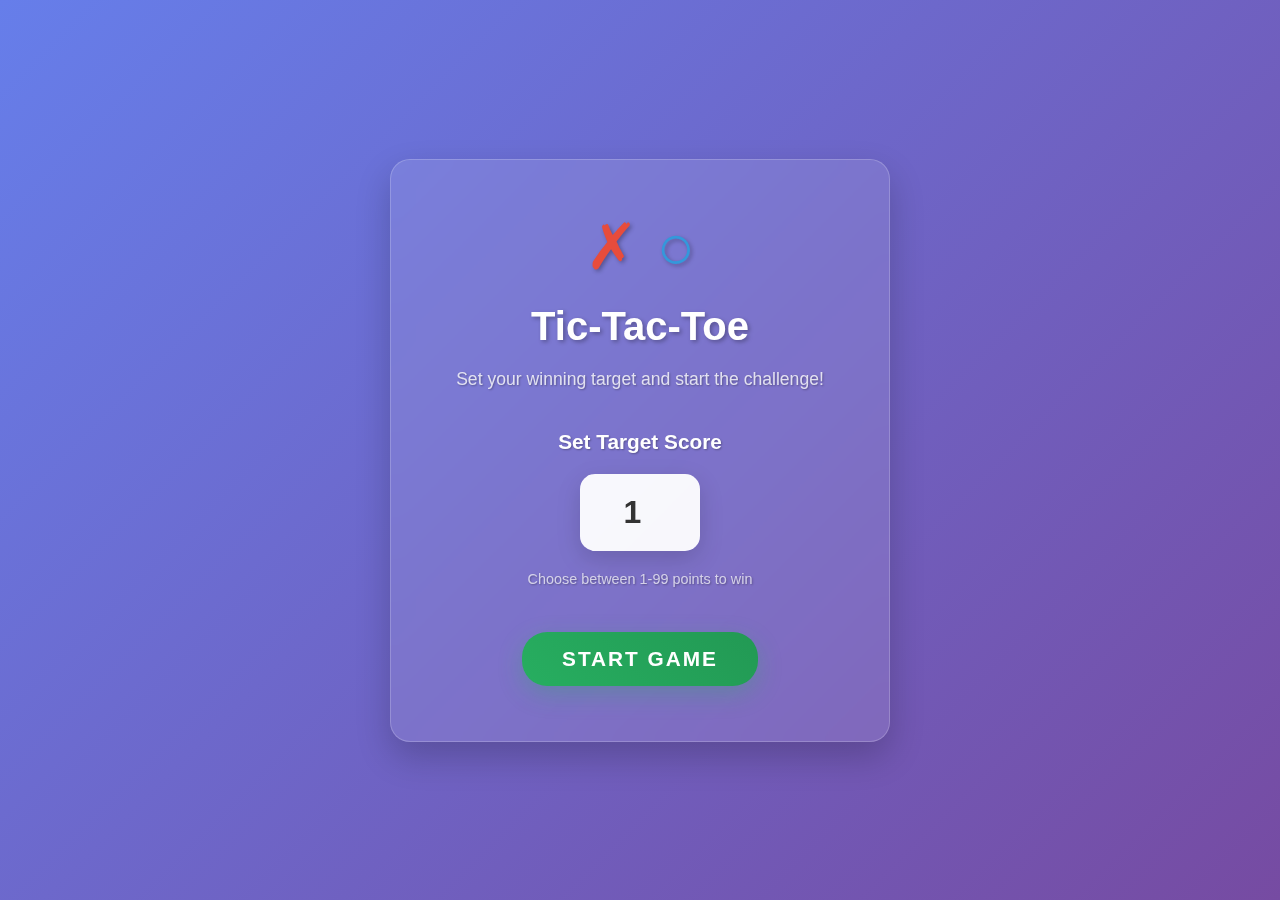
<file: index.html>
<!DOCTYPE html>
<html lang="en">
<head>
    <meta charset="UTF-8">
    <meta name="viewport" content="width=device-width, initial-scale=1.0">
    <title>Tic-Tac-Toe Game</title>
    <style>
        * {
            margin: 0;
            padding: 0;
            box-sizing: border-box;
        }

        body {
            font-family: 'Arial', sans-serif;
            background: linear-gradient(135deg, #667eea 0%, #764ba2 100%);
            min-height: 100vh;
            display: flex;
            justify-content: center;
            align-items: center;
            padding: 20px;
        }

        .setup-screen {
            text-align: center;
            background: rgba(255, 255, 255, 0.1);
            backdrop-filter: blur(10px);
            border-radius: 20px;
            padding: 50px 40px;
            box-shadow: 0 15px 35px rgba(0, 0, 0, 0.2);
            border: 1px solid rgba(255, 255, 255, 0.2);
            max-width: 500px;
            width: 100%;
            animation: fadeInUp 0.8s ease;
        }

        .game-screen {
            display: none;
            text-align: center;
            background: rgba(255, 255, 255, 0.1);
            backdrop-filter: blur(10px);
            border-radius: 20px;
            padding: 30px;
            box-shadow: 0 15px 35px rgba(0, 0, 0, 0.2);
            border: 1px solid rgba(255, 255, 255, 0.2);
            max-width: 600px;
            width: 100%;
            animation: fadeInUp 0.8s ease;
        }

        @keyframes fadeInUp {
            from {
                opacity: 0;
                transform: translateY(30px);
            }
            to {
                opacity: 1;
                transform: translateY(0);
            }
        }

        h1 {
            color: white;
            font-size: 2.5rem;
            margin-bottom: 20px;
            text-shadow: 2px 2px 4px rgba(0, 0, 0, 0.3);
            animation: glow 2s ease-in-out infinite alternate;
        }

        @keyframes glow {
            from { 
                text-shadow: 2px 2px 4px rgba(0, 0, 0, 0.3), 0 0 10px rgba(255, 255, 255, 0.2); 
            }
            to { 
                text-shadow: 2px 2px 4px rgba(0, 0, 0, 0.3), 0 0 20px rgba(255, 255, 255, 0.4); 
            }
        }

        .subtitle {
            color: rgba(255, 255, 255, 0.8);
            font-size: 1.1rem;
            margin-bottom: 40px;
            text-shadow: 1px 1px 2px rgba(0, 0, 0, 0.3);
        }

        .target-setup {
            margin-bottom: 40px;
        }

        .target-label {
            display: block;
            font-size: 1.3rem;
            margin-bottom: 20px;
            color: white;
            text-shadow: 1px 1px 2px rgba(0, 0, 0, 0.3);
            font-weight: bold;
        }

        .target-input {
            width: 120px;
            padding: 20px;
            font-size: 2rem;
            text-align: center;
            border: none;
            border-radius: 15px;
            background: rgba(255, 255, 255, 0.95);
            box-shadow: 0 8px 25px rgba(0, 0, 0, 0.15);
            font-weight: bold;
            color: #333;
            transition: all 0.3s ease;
            margin-bottom: 20px;
        }

        .target-input:focus {
            outline: none;
            box-shadow: 0 8px 30px rgba(255, 255, 255, 0.3), 0 0 0 3px rgba(255, 255, 255, 0.3);
            transform: scale(1.05);
            background: rgba(255, 255, 255, 1);
        }

        .input-helper {
            color: rgba(255, 255, 255, 0.7);
            font-size: 0.9rem;
            margin-bottom: 20px;
            text-shadow: 1px 1px 2px rgba(0, 0, 0, 0.3);
        }

        .game-info {
            margin-bottom: 20px;
        }

        .current-player {
            color: white;
            font-size: 1.3rem;
            margin-bottom: 15px;
            font-weight: bold;
            text-shadow: 1px 1px 2px rgba(0, 0, 0, 0.3);
        }

        .target-display {
            color: rgba(255, 255, 255, 0.9);
            font-size: 1.1rem;
            margin-bottom: 15px;
            background: rgba(255, 255, 255, 0.1);
            padding: 10px 20px;
            border-radius: 20px;
            display: inline-block;
            border: 1px solid rgba(255, 255, 255, 0.2);
        }

        .score {
            display: flex;
            justify-content: space-around;
            margin-bottom: 20px;
            color: white;
            gap: 15px;
        }

        .score-item {
            text-align: center;
            background: rgba(255, 255, 255, 0.1);
            padding: 15px;
            border-radius: 10px;
            backdrop-filter: blur(5px);
            min-width: 100px;
            border: 1px solid rgba(255, 255, 255, 0.2);
            transition: transform 0.3s ease, background 0.3s ease;
        }

        .score-item:hover {
            transform: translateY(-2px);
            background: rgba(255, 255, 255, 0.2);
        }

        .score-item.player-x {
            border-left: 4px solid #e74c3c;
        }

        .score-item.player-o {
            border-left: 4px solid #3498db;
        }

        .score-item.draws {
            border-left: 4px solid #f39c12;
        }

        .score-label {
            font-size: 0.9rem;
            margin-bottom: 5px;
            opacity: 0.8;
            text-transform: uppercase;
            letter-spacing: 1px;
        }

        .score-value {
            font-size: 1.5rem;
            font-weight: bold;
            text-shadow: 1px 1px 2px rgba(0, 0, 0, 0.3);
        }

        .board {
            display: grid;
            grid-template-columns: repeat(3, 1fr);
            gap: 12px;
            max-width: 450px;
            margin: 0 auto 30px;
            background: rgba(255, 255, 255, 0.1);
            padding: 20px;
            border-radius: 15px;
            backdrop-filter: blur(5px);
            border: 1px solid rgba(255, 255, 255, 0.2);
        }

        .cell {
            aspect-ratio: 1;
            display: flex;
            justify-content: center;
            align-items: center;
            font-size: 3rem;
            font-weight: bold;
            background: rgba(255, 255, 255, 0.9);
            border: none;
            border-radius: 12px;
            cursor: pointer;
            transition: all 0.3s ease;
            box-shadow: 0 4px 15px rgba(0, 0, 0, 0.1);
            position: relative;
            overflow: hidden;
            user-select: none;
        }

        .cell:hover {
            transform: translateY(-5px);
            box-shadow: 0 8px 25px rgba(0, 0, 0, 0.2);
            background: rgba(255, 255, 255, 1);
        }

        .cell.x {
            color: #e74c3c;
            background: linear-gradient(45deg, rgba(231, 76, 60, 0.1), rgba(255, 255, 255, 0.9));
            animation: popIn 0.5s ease;
        }

        .cell.o {
            color: #3498db;
            background: linear-gradient(45deg, rgba(52, 152, 219, 0.1), rgba(255, 255, 255, 0.9));
            animation: popIn 0.5s ease;
        }

        @keyframes popIn {
            0% {
                transform: scale(0) rotate(180deg);
                opacity: 0;
            }
            50% {
                transform: scale(1.2) rotate(90deg);
            }
            100% {
                transform: scale(1) rotate(0deg);
                opacity: 1;
            }
        }

        .cell.winning {
            background: linear-gradient(45deg, #f1c40f, #f39c12) !important;
            animation: winPulse 1s ease-in-out infinite;
            color: white !important;
            text-shadow: 2px 2px 4px rgba(0, 0, 0, 0.5);
        }

        @keyframes winPulse {
            0%, 100% { 
                transform: scale(1); 
                box-shadow: 0 0 20px rgba(241, 196, 15, 0.5);
            }
            50% { 
                transform: scale(1.05); 
                box-shadow: 0 0 30px rgba(241, 196, 15, 0.8);
            }
        }

        .btn {
            padding: 15px 40px;
            font-size: 1.3rem;
            font-weight: bold;
            border: none;
            border-radius: 25px;
            cursor: pointer;
            transition: all 0.3s ease;
            text-transform: uppercase;
            letter-spacing: 2px;
            position: relative;
            overflow: hidden;
            margin: 5px;
        }

        .btn::before {
            content: '';
            position: absolute;
            top: 0;
            left: -100%;
            width: 100%;
            height: 100%;
            background: linear-gradient(90deg, transparent, rgba(255, 255, 255, 0.2), transparent);
            transition: left 0.5s;
        }

        .btn:hover::before {
            left: 100%;
        }

        .btn-primary {
            background: linear-gradient(45deg, #3498db, #2980b9);
            color: white;
            box-shadow: 0 8px 25px rgba(52, 152, 219, 0.3);
        }

        .btn-primary:hover {
            transform: translateY(-3px);
            box-shadow: 0 12px 35px rgba(52, 152, 219, 0.4);
            background: linear-gradient(45deg, #2980b9, #1f618d);
        }

        .btn-success {
            background: linear-gradient(45deg, #27ae60, #229954);
            color: white;
            box-shadow: 0 8px 25px rgba(39, 174, 96, 0.3);
        }

        .btn-success:hover {
            transform: translateY(-3px);
            box-shadow: 0 12px 35px rgba(39, 174, 96, 0.4);
            background: linear-gradient(45deg, #229954, #1e8449);
        }

        .btn-secondary {
            background: linear-gradient(45deg, #95a5a6, #7f8c8d);
            color: white;
            box-shadow: 0 8px 25px rgba(149, 165, 166, 0.3);
        }

        .btn-secondary:hover {
            transform: translateY(-3px);
            box-shadow: 0 12px 35px rgba(149, 165, 166, 0.4);
            background: linear-gradient(45deg, #7f8c8d, #646f70);
        }

        .controls {
            display: flex;
            gap: 15px;
            justify-content: center;
            flex-wrap: wrap;
        }

        .game-over {
            position: fixed;
            top: 0;
            left: 0;
            width: 100%;
            height: 100%;
            background: rgba(0, 0, 0, 0.8);
            display: flex;
            justify-content: center;
            align-items: center;
            z-index: 1000;
            opacity: 0;
            visibility: hidden;
            transition: all 0.3s ease;
        }

        .game-over.show {
            opacity: 1;
            visibility: visible;
        }

        .game-over-content {
            background: linear-gradient(135deg, #667eea 0%, #764ba2 100%);
            padding: 40px;
            border-radius: 20px;
            text-align: center;
            box-shadow: 0 20px 40px rgba(0, 0, 0, 0.3);
            transform: scale(0.8);
            transition: transform 0.3s ease;
            border: 1px solid rgba(255, 255, 255, 0.2);
            backdrop-filter: blur(10px);
        }

        .game-over.show .game-over-content {
            transform: scale(1);
            animation: modalBounce 0.5s ease;
        }

        @keyframes modalBounce {
            0% { transform: scale(0.3); }
            50% { transform: scale(1.05); }
            70% { transform: scale(0.9); }
            100% { transform: scale(1); }
        }

        .game-over h2 {
            font-size: 2rem;
            margin-bottom: 20px;
            color: white;
            text-shadow: 2px 2px 4px rgba(0, 0, 0, 0.3);
        }

        .game-icon {
            font-size: 4rem;
            margin-bottom: 20px;
            display: block;
        }

        .icon-x {
            color: #e74c3c;
            text-shadow: 2px 2px 4px rgba(0, 0, 0, 0.3);
            animation: bounceX 2s ease-in-out infinite;
        }

        .icon-o {
            color: #3498db;
            text-shadow: 2px 2px 4px rgba(0, 0, 0, 0.3);
            animation: bounceO 2s ease-in-out infinite 0.5s;
        }

        @keyframes bounceX {
            0%, 20%, 50%, 80%, 100% {
                transform: translateY(0) rotate(0deg);
            }
            40% {
                transform: translateY(-10px) rotate(10deg);
            }
            60% {
                transform: translateY(-5px) rotate(-5deg);
            }
        }

        @keyframes bounceO {
            0%, 20%, 50%, 80%, 100% {
                transform: translateY(0) scale(1);
            }
            40% {
                transform: translateY(-8px) scale(1.1);
            }
            60% {
                transform: translateY(-4px) scale(0.95);
            }
        }

        /* Responsive Design */
        @media (max-width: 768px) {
            .setup-screen, .game-screen {
                padding: 30px 20px;
                margin: 10px;
            }

            h1 {
                font-size: 2rem;
                margin-bottom: 15px;
            }

            .board {
                max-width: 320px;
                gap: 10px;
                padding: 15px;
            }

            .cell {
                font-size: 2.2rem;
            }

            .btn {
                padding: 12px 30px;
                font-size: 1.1rem;
            }

            .score {
                flex-direction: column;
                gap: 10px;
            }
        }
    </style>
</head>
<body>
    <!-- Setup Screen -->
    <div class="setup-screen" id="setupScreen">
        <div class="game-icon">
            <span class="icon-x">✗</span>
            <span class="icon-o">○</span>
        </div>
        
        <h1>Tic-Tac-Toe</h1>
        <p class="subtitle">Set your winning target and start the challenge!</p>
        
        <div class="target-setup">
            <label class="target-label">Set Target Score</label>
            <input type="number" class="target-input" id="targetInput" placeholder="5" min="1" max="99" value="1">
            <div class="input-helper">Choose between 1-99 points to win</div>
        </div>
        
        <button class="btn btn-success" id="startGameBtn">Start Game</button>
    </div>

    <!-- Game Screen -->
    <div class="game-screen" id="gameScreen">
        <h1>Tic-Tac-Toe Game</h1>
        
        <div class="target-display" id="targetDisplay">
            First to reach 5 wins!
        </div>
        
        <div class="score">
            <div class="score-item player-x">
                <div class="score-label">Player X</div>
                <div class="score-value" id="scoreX">0</div>
            </div>
            <div class="score-item draws">
                <div class="score-label">Draws</div>
                <div class="score-value" id="scoreDraw">0</div>
            </div>
            <div class="score-item player-o">
                <div class="score-label">Player O</div>
                <div class="score-value" id="scoreO">0</div>
            </div>
        </div>

        <div class="game-info">
            <div class="current-player" id="currentPlayer">Player X's Turn</div>
        </div>

        <div class="board" id="board">
            <div class="cell" data-index="0"></div>
            <div class="cell" data-index="1"></div>
            <div class="cell" data-index="2"></div>
            <div class="cell" data-index="3"></div>
            <div class="cell" data-index="4"></div>
            <div class="cell" data-index="5"></div>
            <div class="cell" data-index="6"></div>
            <div class="cell" data-index="7"></div>
            <div class="cell" data-index="8"></div>
        </div>

        <div class="controls">
            <button class="btn btn-primary" id="resetBtn">New Game</button>
            <button class="btn btn-secondary" id="resetScoreBtn">Reset Score</button>
            <button class="btn btn-secondary" id="backToSetupBtn">Change Target</button>
        </div>
    </div>

    <!-- Game Over Modal -->
    <div class="game-over" id="gameOver">
        <div class="game-over-content">
            <h2 id="gameResult">Game Over!</h2>
            <div class="controls">
                <button class="btn btn-primary" id="playAgainBtn">Play Again</button>
                <button class="btn btn-secondary" id="newTargetBtn">New Target</button>
            </div>
        </div>
    </div>

    <script>
        // Game variables
        let targetScore = 5;
        let currentPlayer = 'X';
        let gameBoard = new Array(9).fill('');
        let gameActive = true;
        let scores = { X: 0, O: 0, draws: 0 };
        
        // Winning combinations
        const winningCombinations = [
            [0, 1, 2], [3, 4, 5], [6, 7, 8], // Rows
            [0, 3, 6], [1, 4, 7], [2, 5, 8], // Columns
            [0, 4, 8], [2, 4, 6] // Diagonals
        ];

        // DOM elements
        const setupScreen = document.getElementById('setupScreen');
        const gameScreen = document.getElementById('gameScreen');
        const targetInput = document.getElementById('targetInput');
        const startGameBtn = document.getElementById('startGameBtn');
        const targetDisplay = document.getElementById('targetDisplay');
        const board = document.getElementById('board');
        const cells = document.querySelectorAll('.cell');
        const currentPlayerDisplay = document.getElementById('currentPlayer');
        const scoreX = document.getElementById('scoreX');
        const scoreO = document.getElementById('scoreO');
        const scoreDraw = document.getElementById('scoreDraw');
        const resetBtn = document.getElementById('resetBtn');
        const resetScoreBtn = document.getElementById('resetScoreBtn');
        const backToSetupBtn = document.getElementById('backToSetupBtn');
        const gameOver = document.getElementById('gameOver');
        const gameResult = document.getElementById('gameResult');
        const playAgainBtn = document.getElementById('playAgainBtn');
        const newTargetBtn = document.getElementById('newTargetBtn');

        // Event delegation - Parent pe event listener
        document.body.addEventListener('click', function(event) {
            const target = event.target;
            
            // Button clicks
            if (target.id === 'startGameBtn') {
                startGame();
            } else if (target.id === 'resetBtn' || target.id === 'playAgainBtn') {
                resetGame();
            } else if (target.id === 'resetScoreBtn') {
                resetScore();
            } else if (target.id === 'backToSetupBtn' || target.id === 'newTargetBtn') {
                backToSetup();
            } else if (target.classList.contains('cell')) {
                handleCellClick(event);
            }
        });

        // Start game function
        function startGame() {
            const inputValue = parseInt(targetInput.value);
            if (inputValue >= 1 && inputValue <= 99) {
                targetScore = inputValue;
                targetDisplay.textContent = `First to reach ${targetScore} wins!`;
                setupScreen.style.display = 'none';
                gameScreen.style.display = 'block';
                resetGame();
            } else {
                alert('Please enter a valid target score between 1 and 99!');
            }
        }

        // Handle cell click
        function handleCellClick(event) {
            const clickedCell = event.target;
            if (!gameActive) return;
            
            const cellIndex = parseInt(clickedCell.getAttribute('data-index'));
            
            if (gameBoard[cellIndex] !== '') return;
            
            // Make move
            gameBoard[cellIndex] = currentPlayer;
            clickedCell.textContent = currentPlayer;
            clickedCell.classList.add(currentPlayer.toLowerCase());
            
            // Check for win
            if (checkWin()) {
                handleWin();
                return;
            }
            
            // Check for draw
            if (checkDraw()) {
                handleDraw();
                return;
            }
            
            // Switch player
            currentPlayer = currentPlayer === 'X' ? 'O' : 'X';
            updateCurrentPlayerDisplay();
        }

        // Check for win
        function checkWin() {
            for (let combination of winningCombinations) {
                const [a, b, c] = combination;
                if (gameBoard[a] && gameBoard[a] === gameBoard[b] && gameBoard[a] === gameBoard[c]) {
                    // Highlight winning cells
                    cells[a].classList.add('winning');
                    cells[b].classList.add('winning');
                    cells[c].classList.add('winning');
                    return true;
                }
            }
            return false;
        }

        // Check for draw
        function checkDraw() {
            return gameBoard.every(cell => cell !== '');
        }

        // Handle win
        function handleWin() {
            gameActive = false;
            scores[currentPlayer]++;
            updateScoreDisplay();
            
            // Check if target score reached
            if (scores[currentPlayer] >= targetScore) {
                setTimeout(() => {
                    gameResult.textContent = `🎉 Player ${currentPlayer} Wins the Match! 🎉`;
                    gameOver.classList.add('show');
                }, 1000);
            } else {
                setTimeout(() => {
                    gameResult.textContent = `Player ${currentPlayer} wins this round!`;
                    gameOver.classList.add('show');
                }, 1000);
            }
        }

        // Handle draw
        function handleDraw() {
            gameActive = false;
            scores.draws++;
            updateScoreDisplay();
            setTimeout(() => {
                gameResult.textContent = "It's a Draw!";
                gameOver.classList.add('show');
            }, 500);
        }

        // Update current player display
        function updateCurrentPlayerDisplay() {
            currentPlayerDisplay.textContent = `Player ${currentPlayer}'s Turn`;
        }

        // Update score display
        function updateScoreDisplay() {
            scoreX.textContent = scores.X;
            scoreO.textContent = scores.O;
            scoreDraw.textContent = scores.draws;
        }

        // Reset game
        function resetGame() {
            gameBoard = new Array(9).fill('');
            gameActive = true;
            currentPlayer = 'X';
            gameOver.classList.remove('show');
            
            cells.forEach(cell => {
                cell.textContent = '';
                cell.classList.remove('x', 'o', 'winning');
            });
            
            updateCurrentPlayerDisplay();
        }

        // Reset score
        function resetScore() {
            scores = { X: 0, O: 0, draws: 0 };
            updateScoreDisplay();
            resetGame();
        }

        // Back to setup
        function backToSetup() {
            gameScreen.style.display = 'none';
            setupScreen.style.display = 'block';
            gameOver.classList.remove('show');
            resetScore();
        }

        // Initialize
        updateCurrentPlayerDisplay();
        updateScoreDisplay();
    </script>
</body>
</html>
</file>
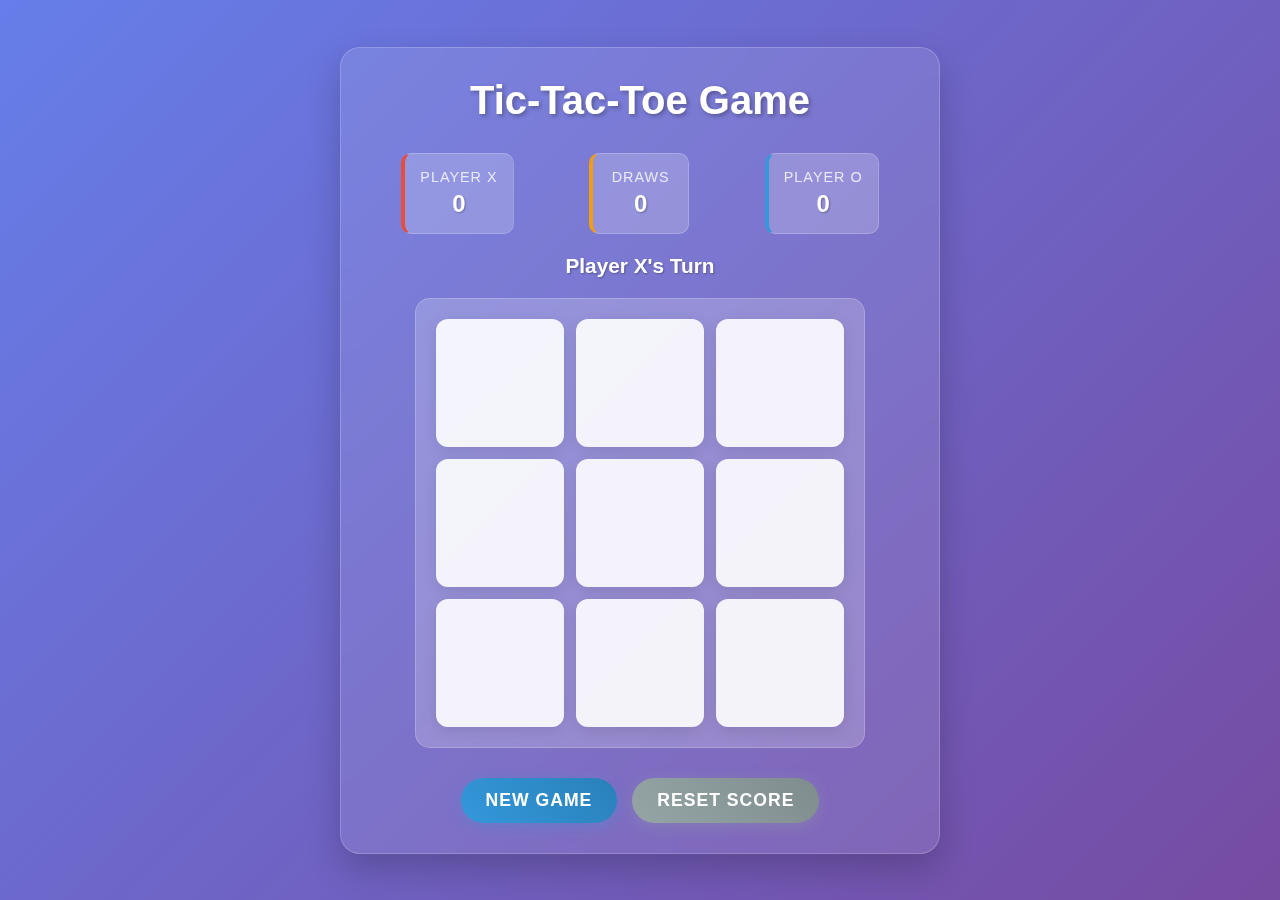
<file: game.html>
<!DOCTYPE html>
<html lang="en">
<head>
    <meta charset="UTF-8">
    <meta name="viewport" content="width=device-width, initial-scale=1.0">
    <title>Tic-Tac-Toe Game</title>
    <link rel="stylesheet" href="style.css">
</head>
<body>
    <div class="container">
        <h1 id="heading">Tic-Tac-Toe Game</h1>
        
        <div class="score">
            <div class="score-item player-x">
                <div class="score-label">Player X</div>
                <div class="score-value" id="scoreX">0</div>
            </div>
            <div class="score-item draws">
                <div class="score-label">Draws</div>
                <div class="score-value" id="scoreDraw">0</div>
            </div>
            <div class="score-item player-o">
                <div class="score-label">Player O</div>
                <div class="score-value" id="scoreO">0</div>
            </div>
        </div>

        <div class="game-info">
            <div class="current-player" id="currentPlayer">Player X's Turn</div>
        </div>

        <div class="board" id="board">
            <div class="cell" id="cell-0" data-index="0"></div>
            <div class="cell" id="cell-1" data-index="1"></div>
            <div class="cell" id="cell-2" data-index="2"></div>
            <div class="cell" id="cell-3" data-index="3"></div>
            <div class="cell" id="cell-4" data-index="4"></div>
            <div class="cell" id="cell-5" data-index="5"></div>
            <div class="cell" id="cell-6" data-index="6"></div>
            <div class="cell" id="cell-7" data-index="7"></div>
            <div class="cell" id="cell-8" data-index="8"></div>
        </div>

        <div class="controls">
            <button class="btn btn-primary" id="resetBtn">New Game</button>
            <button class="btn btn-secondary" id="resetScoreBtn">Reset Score</button>
        
        </div>
    </div>

    <!-- Game Over Modal -->
    <div class="game-over" id="gameOver">
        <div class="game-over-content">
            <h2 id="gameResult">Game Over!</h2>
            <button class="btn btn-primary" id="playAgainBtn">Play Again</button>
        </div>
    </div>
    
    <script src="./script.js"></script>
 
</body>
</html>
</file>
<file: style.css>
* {
            margin: 0;
            padding: 0;
            box-sizing: border-box;
        }

        body {
            font-family: 'Arial', sans-serif;
            background: linear-gradient(135deg, #667eea 0%, #764ba2 100%);
            min-height: 100vh;
            display: flex;
            justify-content: center;
            align-items: center;
            padding: 20px;
        }

        .container {
            text-align: center;
            background: rgba(255, 255, 255, 0.1);
            backdrop-filter: blur(10px);
            border-radius: 20px;
            padding: 30px;
            box-shadow: 0 15px 35px rgba(0, 0, 0, 0.2);
            border: 1px solid rgba(255, 255, 255, 0.2);
            max-width: 600px;
            width: 100%;
        }

        h1 {
            color: white;
            font-size: 2.5rem;
            margin-bottom: 30px;
            text-shadow: 2px 2px 4px rgba(0, 0, 0, 0.3);
            animation: glow 2s ease-in-out infinite alternate;
        }

        @keyframes glow {
            from { 
                text-shadow: 2px 2px 4px rgba(0, 0, 0, 0.3), 0 0 10px rgba(255, 255, 255, 0.2); 
            }
            to { 
                text-shadow: 2px 2px 4px rgba(0, 0, 0, 0.3), 0 0 20px rgba(255, 255, 255, 0.4); 
            }
        }

        .game-info {
            margin-bottom: 20px;
        }

        .current-player {
            color: white;
            font-size: 1.3rem;
            margin-bottom: 15px;
            font-weight: bold;
            text-shadow: 1px 1px 2px rgba(0, 0, 0, 0.3);
        }

        .score {
            display: flex;
            justify-content: space-around;
            margin-bottom: 20px;
            color: white;
            gap: 15px;
        }

        .score-item {
            text-align: center;
            background: rgba(255, 255, 255, 0.1);
            padding: 15px;
            border-radius: 10px;
            backdrop-filter: blur(5px);
            min-width: 100px;
            border: 1px solid rgba(255, 255, 255, 0.2);
            transition: transform 0.3s ease, background 0.3s ease;
        }

        .score-item:hover {
            transform: translateY(-2px);
            background: rgba(255, 255, 255, 0.2);
        }

        .score-label {
            font-size: 0.9rem;
            margin-bottom: 5px;
            opacity: 0.8;
            text-transform: uppercase;
            letter-spacing: 1px;
        }

        .score-value {
            font-size: 1.5rem;
            font-weight: bold;
            text-shadow: 1px 1px 2px rgba(0, 0, 0, 0.3);
        }

        .board {
            display: grid;
            grid-template-columns: repeat(3, 1fr);
            gap: 12px;
            max-width: 450px;
            margin: 0 auto 30px;
            background: rgba(255, 255, 255, 0.1);
            padding: 20px;
            border-radius: 15px;
            backdrop-filter: blur(5px);
            border: 1px solid rgba(255, 255, 255, 0.2);
        }

        .cell {
            aspect-ratio: 1;
            display: flex;
            color: black;
            justify-content: center;
            align-items: center;
            font-size: 3rem;
            font-weight: bold;
            background: rgba(255, 255, 255, 0.9);
            border: none;
            border-radius: 12px;
            cursor: pointer;
            transition: all 0.3s ease;
            box-shadow: 0 4px 15px rgba(0, 0, 0, 0.1);
            position: relative;
            overflow: hidden;
            user-select: none;
        }

        .cell::before {
            content: '';
            position: absolute;
            top: 0;
            left: -100%;
            width: 100%;
            height: 100%;
            background: linear-gradient(90deg, transparent, rgba(255, 255, 255, 0.4), transparent);
            transition: left 0.5s;
        }

        .cell:hover {
            transform: translateY(-5px);
            box-shadow: 0 8px 25px rgba(0, 0, 0, 0.2);
            background: rgba(255, 255, 255, 1);
        }

        .cell:hover::before {
            left: 100%;
        }

        .cell:active {
            transform: translateY(-2px);
        }

        /* Animation for X and O */
        .cell.x {
            color: #e74c3c;
            background: linear-gradient(45deg, rgba(231, 76, 60, 0.1), rgba(255, 255, 255, 0.9));
            animation: popIn 0.5s ease;
        }

        .cell.o {
            color: #3498db;
            background: linear-gradient(45deg, rgba(52, 152, 219, 0.1), rgba(255, 255, 255, 0.9));
            animation: popIn 0.5s ease;
        }

        @keyframes popIn {
            0% {
                transform: scale(0) rotate(180deg);
                opacity: 0;
            }
            50% {
                transform: scale(1.2) rotate(90deg);
            }
            100% {
                transform: scale(1) rotate(0deg);
                opacity: 1;
            }
        }

        /* Winning animation */
        .cell.winning {
            background: linear-gradient(45deg, #f1c40f, #f39c12) !important;
            animation: winPulse 1s ease-in-out infinite;
            color: white !important;
            text-shadow: 2px 2px 4px rgba(0, 0, 0, 0.5);
        }

        @keyframes winPulse {
            0%, 100% { 
                transform: scale(1); 
                box-shadow: 0 0 20px rgba(241, 196, 15, 0.5);
            }
            50% { 
                transform: scale(1.05); 
                box-shadow: 0 0 30px rgba(241, 196, 15, 0.8);
            }
        }

        .controls {
            display: flex;
            gap: 15px;
            justify-content: center;
            flex-wrap: wrap;
        }

        .btn {
            padding: 12px 25px;
            font-size: 1.1rem;
            font-weight: bold;
            border: none;
            border-radius: 25px;
            cursor: pointer;
            transition: all 0.3s ease;
            text-transform: uppercase;
            letter-spacing: 1px;
            position: relative;
            overflow: hidden;
        }

        .btn::before {
            content: '';
            position: absolute;
            top: 0;
            left: -100%;
            width: 100%;
            height: 100%;
            background: linear-gradient(90deg, transparent, rgba(255, 255, 255, 0.2), transparent);
            transition: left 0.5s;
        }

        .btn:hover::before {
            left: 100%;
        }

        .btn-primary {
            background: linear-gradient(45deg, #3498db, #2980b9);
            color: white;
            box-shadow: 0 4px 15px rgba(52, 152, 219, 0.3);
        }

        .btn-primary:hover {
            transform: translateY(-2px);
            box-shadow: 0 6px 20px rgba(52, 152, 219, 0.4);
            background: linear-gradient(45deg, #2980b9, #1f618d);
        }

        .btn-secondary {
            background: linear-gradient(45deg, #95a5a6, #7f8c8d);
            color: white;
            box-shadow: 0 4px 15px rgba(149, 165, 166, 0.3);
        }

        .btn-secondary:hover {
            transform: translateY(-2px);
            box-shadow: 0 6px 20px rgba(149, 165, 166, 0.4);
            background: linear-gradient(45deg, #7f8c8d, #646f70);
        }

        .btn-success {
            background: linear-gradient(45deg, #27ae60, #229954);
            color: white;
            box-shadow: 0 4px 15px rgba(39, 174, 96, 0.3);
        }

        .btn-success:hover {
            transform: translateY(-2px);
            box-shadow: 0 6px 20px rgba(39, 174, 96, 0.4);
            background: linear-gradient(45deg, #229954, #196f3d);
        }

        /* Game Over Modal Styles */
        .game-over {
            position: fixed;
            top: 0;
            left: 0;
            width: 100%;
            height: 100%;
            background: rgba(0, 0, 0, 0.8);
            display: flex;
            justify-content: center;
            align-items: center;
            z-index: 1000;
            opacity: 0;
            visibility: hidden;
            transition: all 0.3s ease;
        }

        .game-over.show {
            opacity: 1;
            visibility: visible;
        }

        .game-over-content {
            background: linear-gradient(135deg, #667eea 0%, #764ba2 100%);
            padding: 40px;
            border-radius: 20px;
            text-align: center;
            box-shadow: 0 20px 40px rgba(0, 0, 0, 0.3);
            transform: scale(0.8);
            transition: transform 0.3s ease;
            border: 1px solid rgba(255, 255, 255, 0.2);
            backdrop-filter: blur(10px);
        }

        .game-over.show .game-over-content {
            transform: scale(1);
            animation: modalBounce 0.5s ease;
        }

        @keyframes modalBounce {
            0% { transform: scale(0.3); }
            50% { transform: scale(1.05); }
            70% { transform: scale(0.9); }
            100% { transform: scale(1); }
        }

        .game-over h2 {
            font-size: 2rem;
            margin-bottom: 20px;
            color: white;
            text-shadow: 2px 2px 4px rgba(0, 0, 0, 0.3);
        }

        /* Responsive Design */
        @media (max-width: 768px) {
            .container {
                padding: 20px;
                margin: 10px;
            }

            h1 {
                font-size: 2rem;
                margin-bottom: 20px;
            }

            .board {
                max-width: 320px;
                gap: 10px;
                padding: 15px;
            }

            .cell {
                font-size: 2.2rem;
            }

            .current-player {
                font-size: 1.1rem;
            }

            .btn {
                padding: 10px 20px;
                font-size: 1rem;
            }

            .score {
                flex-direction: column;
                gap: 10px;
            }

            .score-item {
                padding: 10px;
                min-width: auto;
            }

            .controls {
                gap: 10px;
            }
        }

        @media (max-width: 480px) {
            .container {
                padding: 15px;
            }

            h1 {
                font-size: 1.8rem;
                margin-bottom: 15px;
            }

            .board {
                max-width: 280px;
                gap: 8px;
                padding: 12px;
            }

            .cell {
                font-size: 1.8rem;
            }

            .current-player {
                font-size: 1rem;
                margin-bottom: 10px;
            }

            .controls {
                flex-direction: column;
                align-items: center;
                gap: 8px;
            }

            .btn {
                width: 200px;
                padding: 10px 15px;
                font-size: 0.9rem;
            }

            .score-item {
                padding: 8px;
            }

            .score-label {
                font-size: 0.8rem;
            }

            .score-value {
                font-size: 1.3rem;
            }

            .game-over-content {
                padding: 30px 20px;
                margin: 20px;
            }

            .game-over h2 {
                font-size: 1.5rem;
                margin-bottom: 15px;
            }
        }

        @media (max-width: 320px) {
            .board {
                max-width: 250px;
                gap: 6px;
                padding: 10px;
            }

            .cell {
                font-size: 1.5rem;
            }

            h1 {
                font-size: 1.5rem;
            }
        }

        /* Additional hover effects for better UX */
        .score-item.player-x {
            border-left: 4px solid #e74c3c;
        }

        .score-item.player-o {
            border-left: 4px solid #3498db;
        }

        .score-item.draws {
            border-left: 4px solid #f39c12;
        }

        /* Subtle animation for the container */
        .container {
            animation: fadeInUp 0.8s ease;
        }

        @keyframes fadeInUp {
            from {
                opacity: 0;
                transform: translateY(30px);
            }
            to {
                opacity: 1;
                transform: translateY(0);
            }
        }
</file>
